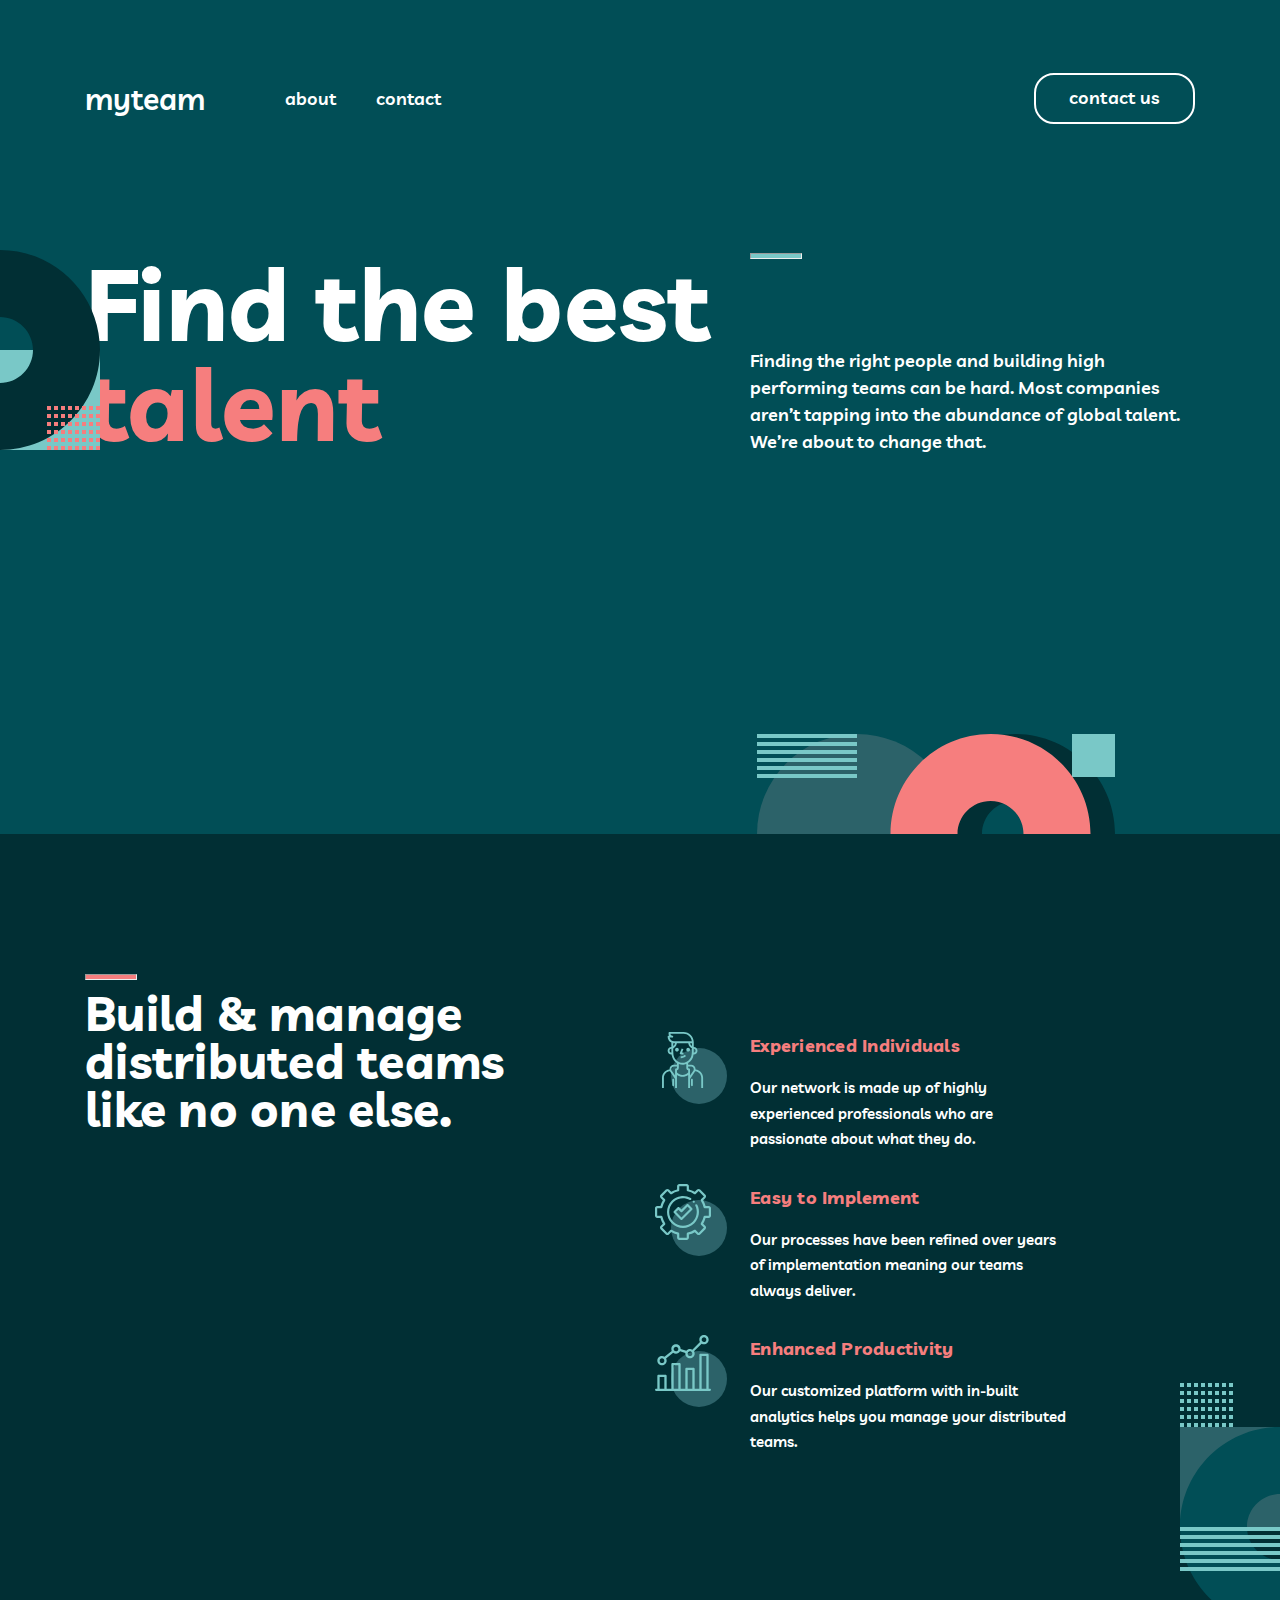
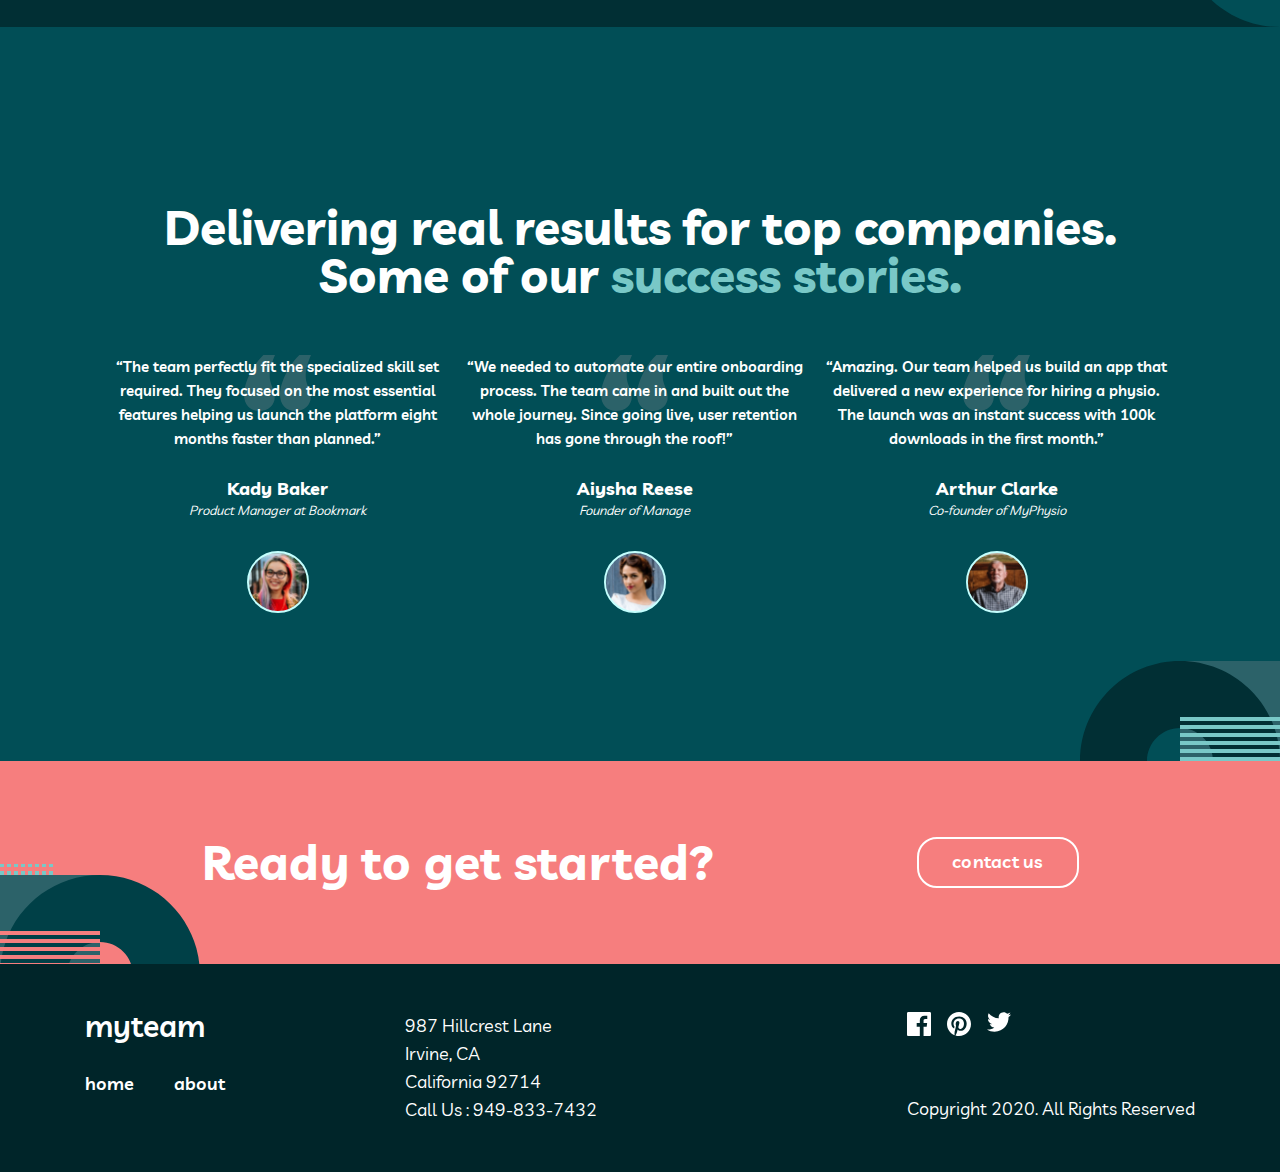
<file: index.html>
<!DOCTYPE html>
<html lang="en">
	<head>
		<meta charset="UTF-8" />
		<meta name="viewport" content="width=device-width, initial-scale=1.0" />
		<title>Myteam</title>
		<!-- css -->
		<link rel="stylesheet" href="css/normalize.css" />
		<link rel="stylesheet" href="css/style.css" />
	</head>
	<body>
		<div class="site-header__wrapper">
			<header class="site-header">
				<div class="site-header__container container">
					<a class="site-logo" href="/">myteam</a>
					<ul class="site-header__list">
						<li class="site-nav__header">
							<a class="site-nav__header-link site-logo" href="/">myteam</a>
							<button class="site-nav__header-btn">
								<img src="img/site-toggler-close.svg" alt="close" />
							</button>
						</li>
						<li class="site-header__item">
							<a class="site-header__link" href="about.html"> about </a>
						</li>
						<li class="site-header__item">
							<a class="site-header__link" href="contact.html"> contact </a>
						</li>
						<li class="site-nav__login">
							<button>LOGIN</button>
						</li>
					</ul>
					<button class="btn">contact us</button>
					<button class="mytem-icon">
						<img src="img/Group 2.svg" alt="mytem-icon" width="20" height="17" />
					</button>
				</div>

				<div class="find__container container">
					<div class="find__title">
						<h2 class="find__title-text">Find the best <span>talent</span></h2>
					</div>
					<div class="find__info">
						<hr class="find__info-hr" />
						<p class="find__info-text">
							Finding the right people and building high performing teams can be hard. Most companies aren’t tapping into the
							abundance of global talent. We’re about to change that.
						</p>
					</div>
				</div>
			</header>
			<div class="img-wrapper">
				<img src="img/Group-slindr 8.svg" alt="Group-slindr" width="200" height="200" />
			</div>
			<div class="img-wrapper2">
				<img src="img/Group 7.svg" alt="Group-svg" width="358" height="200" />
			</div>
		</div>

		<main class="main-content">
			<section class="build">
				<div class="main-container container">
					<div class="main__title">
						<hr class="main__title-hr" />
						<h2 class="main__title-text">Build & manage distributed teams like no one else.</h2>
					</div>

					<ul class="main__list">
						<li class="main__item">
							<img src="img/people.svg" alt="people" width="72" height="72" />
							<span class="main__item-info">
								<h3 class="main__item-title">Experienced Individuals</h3>
								<p class="main__item-text">
									Our network is made up of highly experienced professionals who are passionate about what they do.
								</p>
							</span>
						</li>

						<li class="main__item">
							<img src="img/seting.svg" alt="seting" width="72" height="72" />
							<span class="main__item-info">
								<h3 class="main__item-title">Easy to Implement</h3>
								<p class="main__item-text">
									Our processes have been refined over years of implementation meaning our teams always deliver.
								</p>
							</span>
						</li>

						<li class="main__item">
							<img src="img/icon-feature-productivity.svg" alt="icon-feature-productivity" width="72" height="72" />
							<span class="main__item-info">
								<h3 class="main__item-title">Enhanced Productivity</h3>
								<p class="main__item-text">
									Our customized platform with in-built analytics helps you manage your distributed teams.
								</p>
							</span>
						</li>
					</ul>
				</div>
				<div class="main-content__img">
					<img src="img/Group 8.svg" alt="Group8" width="200" height="244" />
				</div>
			</section>
			<!-- delivering -->
			<section class="delivering">
				<div class="delivering__container container">
					<h1 class="delivering__title">Delivering real results for top companies. Some of our <span>success stories.</span></h1>
					<ul class="delivering__list">
						<li class="delivering__item">
							<h3 class="delivering__item-info">
								“The team perfectly fit the specialized skill set required. They focused on the most essential features helping us
								launch the platform eight months faster than planned.”
							</h3>
							<h2 class="delivering__item-title">Kady Baker</h2>
							<p class="delivering__item-text">Product Manager at Bookmark</p>
							<img src="img/kady.svg" alt="aisha" width="62" height="62" />
						</li>

						<li class="delivering__item">
							<h3 class="delivering__item-info">
								“We needed to automate our entire onboarding process. The team came in and built out the whole journey. Since
								going live, user retention has gone through the roof!”
							</h3>
							<h2 class="delivering__item-title">Aiysha Reese</h2>
							<p class="delivering__item-text">Founder of Manage</p>
							<img src="img/aisha.svg" alt="aisha" width="62" height="62" />
						</li>

						<li class="delivering__item">
							<h3 class="delivering__item-info">
								“Amazing. Our team helped us build an app that delivered a new experience for hiring a physio. The launch was an
								instant success with 100k downloads in the first month.”
							</h3>
							<h2 class="delivering__item-title">Arthur Clarke</h2>
							<p class="delivering__item-text">Co-founder of MyPhysio</p>
							<img src="img/arthur.svg" alt="aisha" width="62" height="62" />
						</li>
					</ul>
					<div class="delivering__img">
						<img src="img/reviews-bg-right.svg" alt="reviews-bg-right" width="200" height="200" />
					</div>
				</div>
			</section>
		</main>

		<!-- site foter -->

		<footer class="site-footer">
			<div class="readiy">
				<div class="readiy__container container">
					<h2 class="readiy__title">Ready to get started?</h2>
					<button class="btn">contact us</button>
				</div>
				<div class="readiy__img">
					<img src="img/Group 9.svg" alt="Group9" width="200" height="200" />
				</div>
			</div>
			<div class="site-footer__footer">
				<div class="site-footer__container container">
					<div class="site-footer__info">
						<a class="site-logo site-footer__link" href="/">myteam</a>
						<ul class="site-header__list site-footer__nav">
							<li class="site-header__item site-footer__nav-item">
								<a class="site-header__link site-footer__item-link" href="/"> home </a>
							</li>
							<li class="site-header__item site-footer__nav-item">
								<a class="site-header__link site-footer__item-link" href="/"> about </a>
							</li>
						</ul>
					</div>
					<p class="site-footer__text">
						987 Hillcrest Lane <br />
						Irvine, CA <br />
						California 92714 <br />
						Call Us : 949-833-7432
					</p>
					<div class="site-footer__img">
						<ul class="site-foter__list">
							<li class="site-footer__item">
								<a href="/">
									<svg width="24" height="24" viewBox="0 0 24 24" fill="none" xmlns="http://www.w3.org/2000/svg">
										<path
											d="M22.675 0H1.325C0.593 0 0 0.593 0 1.325V22.676C0 23.407 0.593 24 1.325 24H12.82V14.706H9.692V11.084H12.82V8.413C12.82 5.313 14.713 3.625 17.479 3.625C18.804 3.625 19.942 3.724 20.274 3.768V7.008L18.356 7.009C16.852 7.009 16.561 7.724 16.561 8.772V11.085H20.148L19.681 14.707H16.561V24H22.677C23.407 24 24 23.407 24 22.675V1.325C24 0.593 23.407 0 22.675 0Z"
											fill="currentColor" />
									</svg>
								</a>
							</li>
							<li class="site-footer__item">
								<a href="/">
									<svg width="24" height="24" viewBox="0 0 24 24" fill="none" xmlns="http://www.w3.org/2000/svg">
										<path
											d="M12 0C5.373 0 0 5.372 0 12C0 17.084 3.163 21.426 7.627 23.174C7.522 22.225 7.427 20.769 7.669 19.733C7.887 18.796 9.076 13.768 9.076 13.768C9.076 13.768 8.717 13.049 8.717 11.986C8.717 10.318 9.684 9.072 10.888 9.072C11.911 9.072 12.406 9.841 12.406 10.762C12.406 11.791 11.751 13.33 11.412 14.757C11.129 15.951 12.011 16.926 13.189 16.926C15.322 16.926 16.961 14.677 16.961 11.431C16.961 8.558 14.897 6.549 11.949 6.549C8.535 6.549 6.531 9.11 6.531 11.756C6.531 12.787 6.928 13.894 7.424 14.494C7.522 14.613 7.536 14.718 7.507 14.839L7.174 16.199C7.121 16.419 7 16.466 6.772 16.36C5.273 15.662 4.336 13.471 4.336 11.711C4.336 7.926 7.086 4.449 12.265 4.449C16.428 4.449 19.663 7.416 19.663 11.38C19.663 15.516 17.056 18.844 13.436 18.844C12.22 18.844 11.077 18.213 10.686 17.466L9.938 20.319C9.667 21.362 8.936 22.669 8.446 23.465C9.57 23.812 10.763 24 12 24C18.627 24 24 18.627 24 12C24 5.372 18.627 0 12 0Z"
											fill="currentColor" />
									</svg>
								</a>
							</li>
							<li class="site-footer__item">
								<a href="/">
									<svg width="24" height="20" viewBox="0 0 24 20" fill="none" xmlns="http://www.w3.org/2000/svg">
										<path
											d="M24 2.55699C23.117 2.94899 22.168 3.21299 21.172 3.33199C22.189 2.72299 22.97 1.75799 23.337 0.607986C22.386 1.17199 21.332 1.58199 20.21 1.80299C19.313 0.845986 18.032 0.247986 16.616 0.247986C13.437 0.247986 11.101 3.21399 11.819 6.29299C7.728 6.08799 4.1 4.12799 1.671 1.14899C0.381 3.36199 1.002 6.25699 3.194 7.72299C2.388 7.69699 1.628 7.47599 0.965 7.10699C0.911 9.38799 2.546 11.522 4.914 11.997C4.221 12.185 3.462 12.229 2.69 12.081C3.316 14.037 5.134 15.46 7.29 15.5C5.22 17.123 2.612 17.848 0 17.54C2.179 18.937 4.768 19.752 7.548 19.752C16.69 19.752 21.855 12.031 21.543 5.10599C22.505 4.41099 23.34 3.54399 24 2.55699Z"
											fill="currentColor" />
									</svg>
								</a>
							</li>
						</ul>
						<p class="site-footer__text2">Copyright 2020. All Rights Reserved</p>
					</div>
				</div>
			</div>
		</footer>

		<!-- js -->
		<script src="js/main.js"></script>
	</body>
</html>
</file>
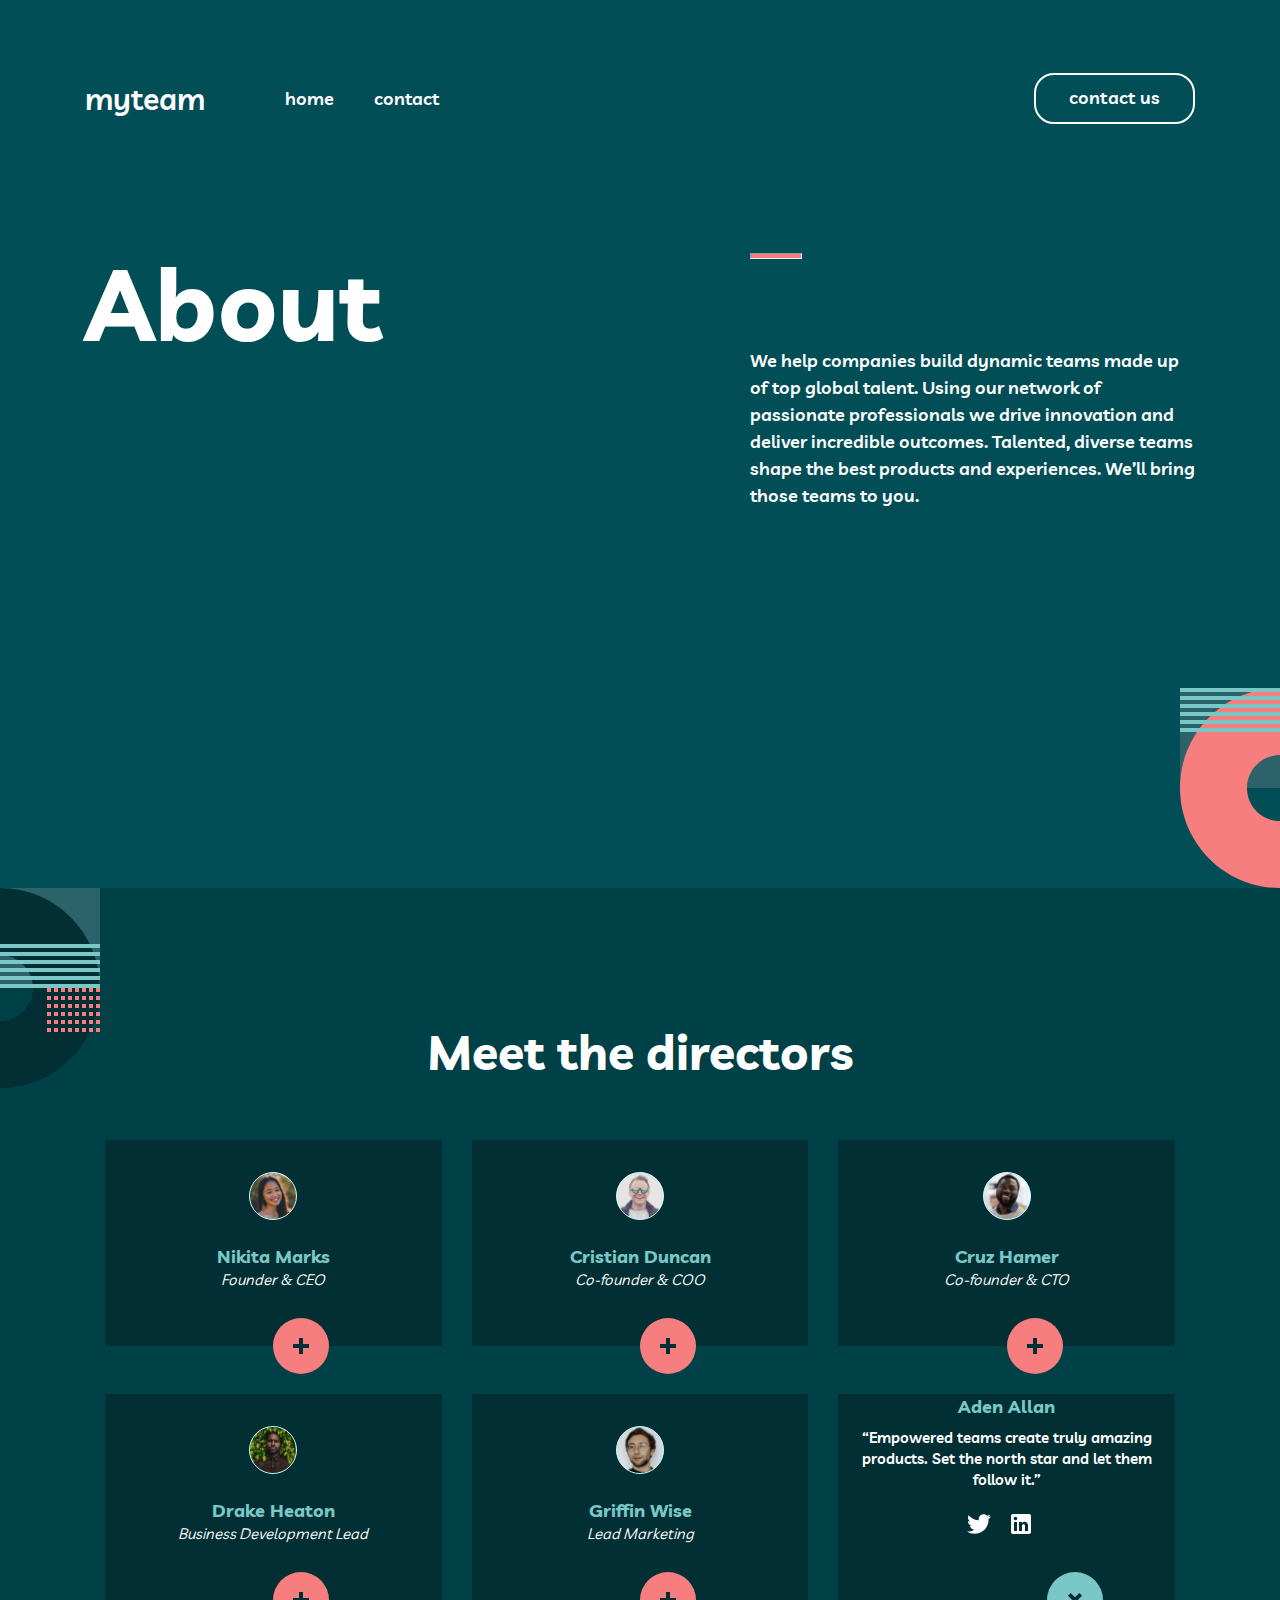
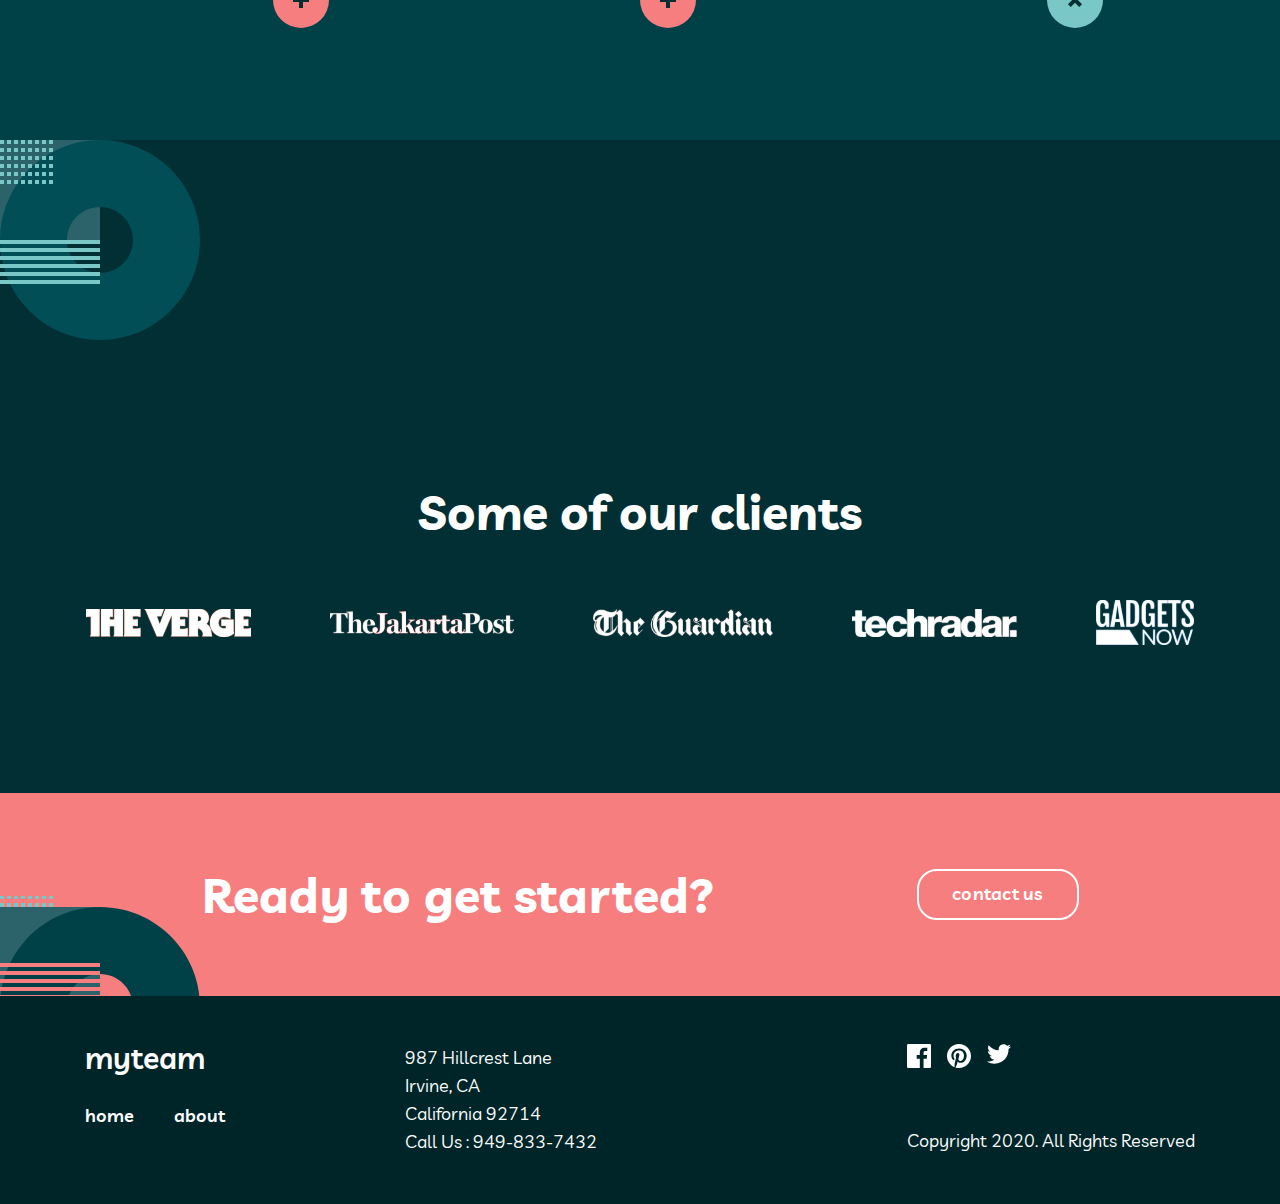
<file: about.html>
<!DOCTYPE html>
<html lang="en">
	<head>
		<meta charset="UTF-8" />
		<meta name="viewport" content="width=device-width, initial-scale=1.0" />
		<title>about</title>
		<!-- css -->
		<link rel="stylesheet" href="css/normalize.css" />
		<link rel="stylesheet" href="css/style.css" />
	</head>
	<body>
		<div class="site-header__wrapper">
			<header class="site-header">
				<div class="site-header__container container">
					<a class="site-logo" href="/">myteam</a>
					<ul class="site-header__list">
						<li class="site-nav__header">
							<a class="site-nav__header-link site-logo" href="/">myteam</a>
							<button class="site-nav__header-btn">
								<img src="img/site-toggler-close.svg" alt="close" />
							</button>
						</li>
						<li class="site-header__item">
							<a class="site-header__link" href="index.html"> home </a>
						</li>
						<li class="site-header__item">
							<a class="site-header__link" href="contact.html"> contact </a>
						</li>
						<li class="site-nav__login">
							<button>LOGIN</button>
						</li>
					</ul>
					<button class="btn">contact us</button>
					<button class="mytem-icon">
						<img src="img/Group 2.svg" alt="mytem-icon" width="20" height="17" />
					</button>
				</div>

				<div class="find__container container">
					<div class="find__title">
						<h2 class="find__title-text">About</h2>
					</div>
					<div class="find__info">
						<hr style="background-color: #f67e7e" class="find__info-hr" />
						<p class="find__info-text">
							We help companies build dynamic teams made up of top global talent. Using our network of passionate professionals we
							drive innovation and deliver incredible outcomes. Talented, diverse teams shape the best products and experiences.
							We’ll bring those teams to you.
						</p>
					</div>
				</div>
			</header>
			<div class="about__img">
				<img src="img/Group 10.svg" alt="Group10" width="200" height="200" />
			</div>
		</div>

		<main class="main-content">
			<section class="meet">
				<div class="meet__container container">
					<h2 class="meet__title">Meet the directors</h2>
					<ul class="meet__list">
						<li class="meet__item">
							<img class="meet__img1" src="img/nikita.svg" alt="nikita" width="96" height="96" />
							<h3 class="meet__item-title">Nikita Marks</h3>
							<p class="meet__item-text">Founder & CEO</p>
							<a class="meeet__img" href="/">
								<img src="img/Group 13.svg" alt="Group" width="56" height="56" />
							</a>
						</li>

						<li class="meet__item">
							<img class="meet__img1" src="img/cristian.svg" alt="cristian" width="96" height="96" />
							<h3 class="meet__item-title">Cristian Duncan</h3>
							<p class="meet__item-text">Co-founder & COO</p>
							<a class="meeet__img" href="/">
								<img src="img/Group 13.svg" alt="Group" width="56" height="56" />
							</a>
						</li>

						<li class="meet__item">
							<img class="meet__img1" src="img/cruz.svg" alt="cruz" width="96" height="96" />
							<h3 class="meet__item-title">Cruz Hamer</h3>
							<p class="meet__item-text">Co-founder & CTO</p>
							<a class="meeet__img" href="/">
								<img src="img/Group 13.svg" alt="Group" width="56" height="56" />
							</a>
						</li>
					</ul>

					<ul class="meet__list">
						<li class="meet__item">
							<img class="meet__img1" src="img/drake.svg" alt="drake" width="96" height="96" />
							<h3 class="meet__item-title">Drake Heaton</h3>
							<p class="meet__item-text">Business Development Lead</p>
							<a class="meeet__img" href="/">
								<img src="img/Group 13.svg" alt="Group" width="56" height="56" />
							</a>
						</li>

						<li class="meet__item">
							<img class="meet__img1" src="img/griffin.svg" alt="griffin" width="96" height="96" />
							<h3 class="meet__item-title">Griffin Wise</h3>
							<p class="meet__item-text">Lead Marketing</p>
							<a class="meeet__img" href="/">
								<img src="img/Group 13.svg" alt="Group" width="56" height="56" />
							</a>
						</li>

						<li class="meet__item">
							<h3 class="meet__item-title1">Aden Allan</h3>
							<p class="meet__item-text1">
								“Empowered teams create truly amazing products. Set the north star and let them follow it.”
							</p>
							<a class="meet__link" href="/">
								<svg width="24" height="20" viewBox="0 0 24 20" fill="none" xmlns="http://www.w3.org/2000/svg">
									<path
										d="M24 2.55699C23.117 2.94899 22.168 3.21299 21.172 3.33199C22.189 2.72299 22.97 1.75799 23.337 0.607986C22.386 1.17199 21.332 1.58199 20.21 1.80299C19.313 0.845986 18.032 0.247986 16.616 0.247986C13.437 0.247986 11.101 3.21399 11.819 6.29299C7.728 6.08799 4.1 4.12799 1.671 1.14899C0.381 3.36199 1.002 6.25699 3.194 7.72299C2.388 7.69699 1.628 7.47599 0.965 7.10699C0.911 9.38799 2.546 11.522 4.914 11.997C4.221 12.185 3.462 12.229 2.69 12.081C3.316 14.037 5.134 15.46 7.29 15.5C5.22 17.123 2.612 17.848 0 17.54C2.179 18.937 4.768 19.752 7.548 19.752C16.69 19.752 21.855 12.031 21.543 5.10599C22.505 4.41099 23.34 3.54399 24 2.55699Z"
										fill="currentColor" />
								</svg>
							</a>
							<a class="meet__link" href="/">
								<svg width="20" height="20" viewBox="0 0 20 20" fill="none" xmlns="http://www.w3.org/2000/svg">
									<path
										fill-rule="evenodd"
										clip-rule="evenodd"
										d="M2 0H18C19.1 0 20 0.9 20 2V18C20 19.1 19.1 20 18 20H2C0.9 20 0 19.1 0 18V2C0 0.9 0.9 0 2 0ZM6 17V8H3V17H6ZM4.5 6.3C3.5 6.3 2.7 5.5 2.7 4.5C2.7 3.5 3.5 2.7 4.5 2.7C5.5 2.7 6.3 3.5 6.3 4.5C6.3 5.5 5.5 6.3 4.5 6.3ZM14 17H17V11.3C17 9.4 15.4 7.8 13.5 7.8C12.6 7.8 11.5 8.4 11 9.2V8H8V17H11V11.7C11 10.9 11.7 10.2 12.5 10.2C13.3 10.2 14 10.9 14 11.7V17Z"
										fill="currentColor" />
								</svg>
							</a>
							<a class="meeet__img meet__href" href="/">
								<img src="img/Group 14.svg" alt="Group" width="56" height="56" />
							</a>
						</li>
					</ul>
				</div>
				<div class="meet-img">
					<img src="img/Group 15.svg" alt="Group" width="200" height="200" />
				</div>
			</section>
			<section class="some">
				<div class="some-img">
					<img src="img/clients-circle.svg" alt="clients-circle" width="200" height="200" />
				</div>
				<div class="container">
					<h2 class="some__title">Some of our clients</h2>
					<ul class="some__list">
						<li class="some__item">
							<img src="img/the-verge.svg" alt="the-verge" />
						</li>
						<li class="some__item">
							<img src="img/the-jakarta-post.svg" alt="the-jakarta-post" />
						</li>
						<li class="some__item">
							<img src="img/the-guardian.svg" alt="the-guardian" />
						</li>
						<li class="some__item">
							<img src="img/techradar.svg" alt="techradar" />
						</li>
						<li class="some__item">
							<img src="img/gadgets-now.svg" alt="gadgets-now" />
						</li>
					</ul>
				</div>
			</section>
		</main>

		<!-- site-footer -->
		<footer class="site-footer">
			<div class="readiy">
				<div class="readiy__container container">
					<h2 class="readiy__title">Ready to get started?</h2>
					<button class="btn">contact us</button>
				</div>
				<div class="readiy__img">
					<img src="img/Group 9.svg" alt="Group9" width="200" height="200" />
				</div>
			</div>
			<div class="site-footer__footer">
				<div class="site-footer__container container">
					<div class="site-footer__info">
						<a class="site-logo site-footer__link" href="/">myteam</a>
						<ul class="site-header__list site-footer__nav">
							<li class="site-header__item site-footer__nav-item">
								<a class="site-header__link site-footer__item-link" href="/"> home </a>
							</li>
							<li class="site-header__item site-footer__nav-item">
								<a class="site-header__link site-footer__item-link" href="/"> about </a>
							</li>
						</ul>
					</div>
					<p class="site-footer__text">
						987 Hillcrest Lane <br />
						Irvine, CA <br />
						California 92714 <br />
						Call Us : 949-833-7432
					</p>
					<div class="site-footer__img">
						<ul class="site-foter__list">
							<li class="site-footer__item">
								<a href="/">
									<svg width="24" height="24" viewBox="0 0 24 24" fill="none" xmlns="http://www.w3.org/2000/svg">
										<path
											d="M22.675 0H1.325C0.593 0 0 0.593 0 1.325V22.676C0 23.407 0.593 24 1.325 24H12.82V14.706H9.692V11.084H12.82V8.413C12.82 5.313 14.713 3.625 17.479 3.625C18.804 3.625 19.942 3.724 20.274 3.768V7.008L18.356 7.009C16.852 7.009 16.561 7.724 16.561 8.772V11.085H20.148L19.681 14.707H16.561V24H22.677C23.407 24 24 23.407 24 22.675V1.325C24 0.593 23.407 0 22.675 0Z"
											fill="currentColor" />
									</svg>
								</a>
							</li>
							<li class="site-footer__item">
								<a href="/">
									<svg width="24" height="24" viewBox="0 0 24 24" fill="none" xmlns="http://www.w3.org/2000/svg">
										<path
											d="M12 0C5.373 0 0 5.372 0 12C0 17.084 3.163 21.426 7.627 23.174C7.522 22.225 7.427 20.769 7.669 19.733C7.887 18.796 9.076 13.768 9.076 13.768C9.076 13.768 8.717 13.049 8.717 11.986C8.717 10.318 9.684 9.072 10.888 9.072C11.911 9.072 12.406 9.841 12.406 10.762C12.406 11.791 11.751 13.33 11.412 14.757C11.129 15.951 12.011 16.926 13.189 16.926C15.322 16.926 16.961 14.677 16.961 11.431C16.961 8.558 14.897 6.549 11.949 6.549C8.535 6.549 6.531 9.11 6.531 11.756C6.531 12.787 6.928 13.894 7.424 14.494C7.522 14.613 7.536 14.718 7.507 14.839L7.174 16.199C7.121 16.419 7 16.466 6.772 16.36C5.273 15.662 4.336 13.471 4.336 11.711C4.336 7.926 7.086 4.449 12.265 4.449C16.428 4.449 19.663 7.416 19.663 11.38C19.663 15.516 17.056 18.844 13.436 18.844C12.22 18.844 11.077 18.213 10.686 17.466L9.938 20.319C9.667 21.362 8.936 22.669 8.446 23.465C9.57 23.812 10.763 24 12 24C18.627 24 24 18.627 24 12C24 5.372 18.627 0 12 0Z"
											fill="currentColor" />
									</svg>
								</a>
							</li>
							<li class="site-footer__item">
								<a href="/">
									<svg width="24" height="20" viewBox="0 0 24 20" fill="none" xmlns="http://www.w3.org/2000/svg">
										<path
											d="M24 2.55699C23.117 2.94899 22.168 3.21299 21.172 3.33199C22.189 2.72299 22.97 1.75799 23.337 0.607986C22.386 1.17199 21.332 1.58199 20.21 1.80299C19.313 0.845986 18.032 0.247986 16.616 0.247986C13.437 0.247986 11.101 3.21399 11.819 6.29299C7.728 6.08799 4.1 4.12799 1.671 1.14899C0.381 3.36199 1.002 6.25699 3.194 7.72299C2.388 7.69699 1.628 7.47599 0.965 7.10699C0.911 9.38799 2.546 11.522 4.914 11.997C4.221 12.185 3.462 12.229 2.69 12.081C3.316 14.037 5.134 15.46 7.29 15.5C5.22 17.123 2.612 17.848 0 17.54C2.179 18.937 4.768 19.752 7.548 19.752C16.69 19.752 21.855 12.031 21.543 5.10599C22.505 4.41099 23.34 3.54399 24 2.55699Z"
											fill="currentColor" />
									</svg>
								</a>
							</li>
						</ul>
						<p class="site-footer__text2">Copyright 2020. All Rights Reserved</p>
					</div>
				</div>
			</div>
		</footer>

		<!-- js -->
		<script src="js/main.js"></script>
	</body>
</html>
</file>
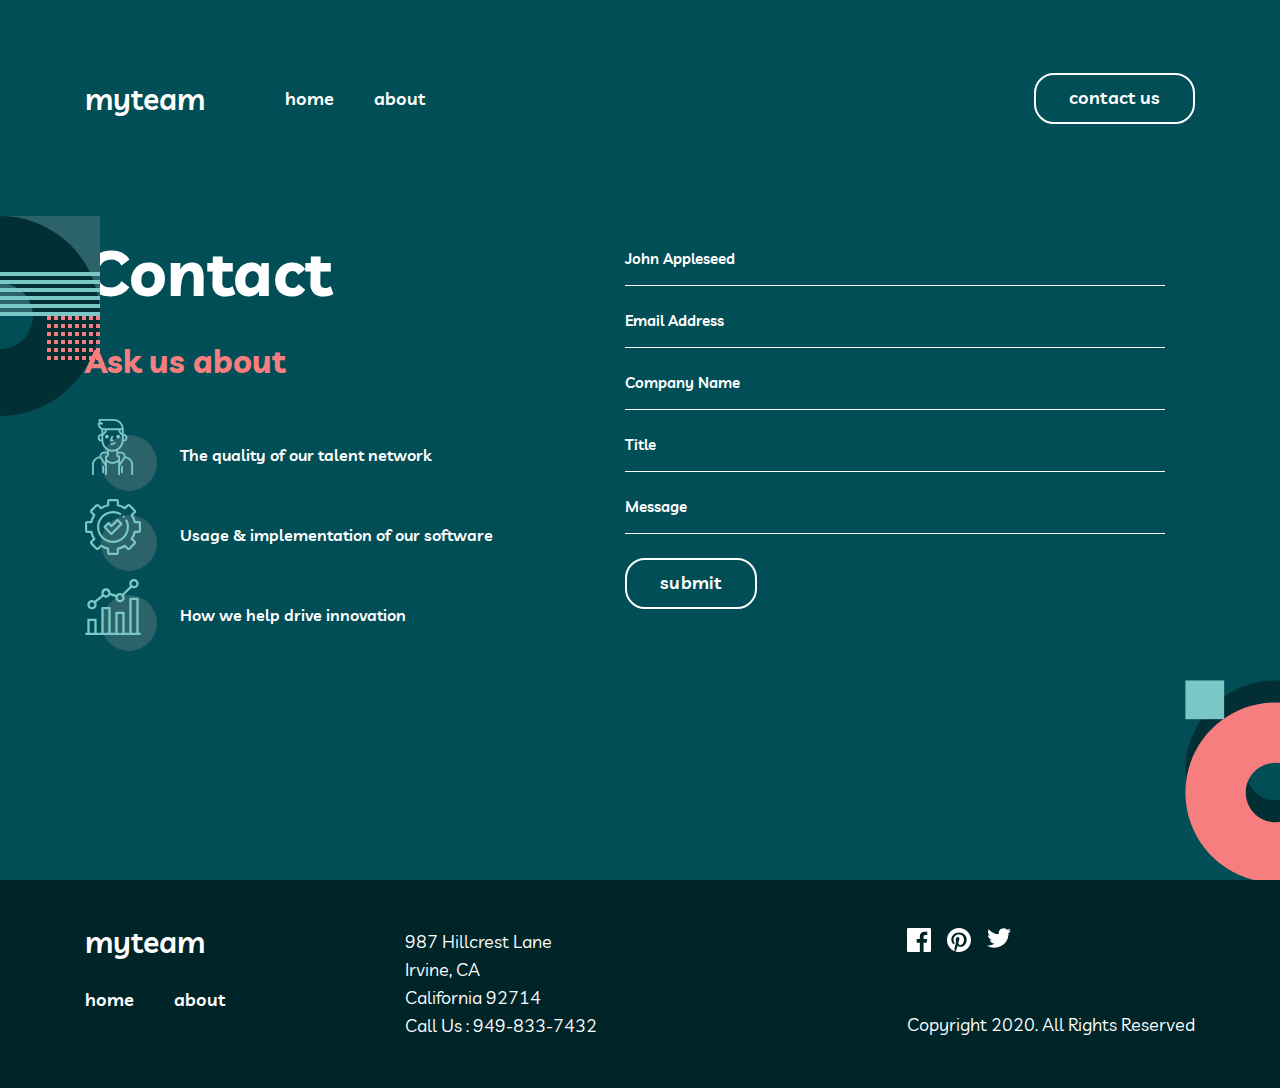
<file: contact.html>
<!DOCTYPE html>
<html lang="en">
	<head>
		<meta charset="UTF-8" />
		<meta name="viewport" content="width=device-width, initial-scale=1.0" />
		<title>contact</title>
		<!-- css -->
		<link rel="stylesheet" href="css/normalize.css" />
		<link rel="stylesheet" href="css/style.css" />
	</head>
	<body>
		<div class="site-header__wrapper">
			<header class="site-header">
				<div class="site-header__container container">
					<a class="site-logo" href="/">myteam</a>
					<ul class="site-header__list">
						<li class="site-nav__header">
							<a class="site-nav__header-link site-logo" href="/">myteam</a>
							<button class="site-nav__header-btn">
								<img src="img/site-toggler-close.svg" alt="close" />
							</button>
						</li>
						<li class="site-header__item">
							<a class="site-header__link" href="index.html"> home </a>
						</li>
						<li class="site-header__item">
							<a class="site-header__link" href="about.html"> about </a>
						</li>
						<li class="site-nav__login">
							<button>LOGIN</button>
						</li>
					</ul>
					<button class="btn">contact us</button>
					<button class="mytem-icon">
						<img src="img/Group 2.svg" alt="mytem-icon" width="20" height="17" />
					</button>
				</div>

				<div class="contact__container container">
					<div class="contact__info">
						<h2 class="contact__info-title">Contact</h2>
						<ul class="contact__info-list">
							<h3 class="contact__info-title2">Ask us about</h3>
							<li class="contact__info-item">
								<img src="img/people.svg" alt="people" width="72" height="72" />
								<p class="contact__info-text">The quality of our talent network</p>
							</li>
							<li class="contact__info-item">
								<img src="img/seting.svg" alt="seting" width="72" height="72" />
								<p class="contact__info-text">Usage & implementation of our software</p>
							</li>
							<li class="contact__info-item">
								<img src="img/icon-feature-productivity.svg" alt="icon-feature-productivity" width="72" height="72" />
								<p class="contact__info-text">How we help drive innovation</p>
							</li>
						</ul>
					</div>

					<div class="contact__wrapper">
						<ul class="contact__list">
							<li class="contact__item">John Appleseed</li>
							<li class="contact__item">Email Address</li>
							<li class="contact__item">Company Name</li>
							<li class="contact__item">Title</li>
							<li class="contact__item">Message</li>
						</ul>
						<button class="btn">submit</button>
					</div>
				</div>
				<div class="contact-img">
					<img src="img/Group 16.svg" alt="Group" width="200" height="200" />
				</div>
				<div class="contact__img">
					<img src="img/Group 17.svg" alt="Group" width="200" height="200" />
				</div>
			</header>
		</div>

		<!-- site-footer -->
		<footer class="site-footer">
			<div class="site-footer__footer">
				<div class="site-footer__container container">
					<div class="site-footer__info">
						<a class="site-logo site-footer__link" href="/">myteam</a>
						<ul class="site-header__list site-footer__nav">
							<li class="site-header__item site-footer__nav-item">
								<a class="site-header__link site-footer__item-link" href="/"> home </a>
							</li>
							<li class="site-header__item site-footer__nav-item">
								<a class="site-header__link site-footer__item-link" href="/"> about </a>
							</li>
						</ul>
					</div>
					<p class="site-footer__text">
						987 Hillcrest Lane <br />
						Irvine, CA <br />
						California 92714 <br />
						Call Us : 949-833-7432
					</p>
					<div class="site-footer__img">
						<ul class="site-foter__list">
							<li class="site-footer__item">
								<a href="/">
									<svg width="24" height="24" viewBox="0 0 24 24" fill="none" xmlns="http://www.w3.org/2000/svg">
										<path
											d="M22.675 0H1.325C0.593 0 0 0.593 0 1.325V22.676C0 23.407 0.593 24 1.325 24H12.82V14.706H9.692V11.084H12.82V8.413C12.82 5.313 14.713 3.625 17.479 3.625C18.804 3.625 19.942 3.724 20.274 3.768V7.008L18.356 7.009C16.852 7.009 16.561 7.724 16.561 8.772V11.085H20.148L19.681 14.707H16.561V24H22.677C23.407 24 24 23.407 24 22.675V1.325C24 0.593 23.407 0 22.675 0Z"
											fill="currentColor" />
									</svg>
								</a>
							</li>
							<li class="site-footer__item">
								<a href="/">
									<svg width="24" height="24" viewBox="0 0 24 24" fill="none" xmlns="http://www.w3.org/2000/svg">
										<path
											d="M12 0C5.373 0 0 5.372 0 12C0 17.084 3.163 21.426 7.627 23.174C7.522 22.225 7.427 20.769 7.669 19.733C7.887 18.796 9.076 13.768 9.076 13.768C9.076 13.768 8.717 13.049 8.717 11.986C8.717 10.318 9.684 9.072 10.888 9.072C11.911 9.072 12.406 9.841 12.406 10.762C12.406 11.791 11.751 13.33 11.412 14.757C11.129 15.951 12.011 16.926 13.189 16.926C15.322 16.926 16.961 14.677 16.961 11.431C16.961 8.558 14.897 6.549 11.949 6.549C8.535 6.549 6.531 9.11 6.531 11.756C6.531 12.787 6.928 13.894 7.424 14.494C7.522 14.613 7.536 14.718 7.507 14.839L7.174 16.199C7.121 16.419 7 16.466 6.772 16.36C5.273 15.662 4.336 13.471 4.336 11.711C4.336 7.926 7.086 4.449 12.265 4.449C16.428 4.449 19.663 7.416 19.663 11.38C19.663 15.516 17.056 18.844 13.436 18.844C12.22 18.844 11.077 18.213 10.686 17.466L9.938 20.319C9.667 21.362 8.936 22.669 8.446 23.465C9.57 23.812 10.763 24 12 24C18.627 24 24 18.627 24 12C24 5.372 18.627 0 12 0Z"
											fill="currentColor" />
									</svg>
								</a>
							</li>
							<li class="site-footer__item">
								<a href="/">
									<svg width="24" height="20" viewBox="0 0 24 20" fill="none" xmlns="http://www.w3.org/2000/svg">
										<path
											d="M24 2.55699C23.117 2.94899 22.168 3.21299 21.172 3.33199C22.189 2.72299 22.97 1.75799 23.337 0.607986C22.386 1.17199 21.332 1.58199 20.21 1.80299C19.313 0.845986 18.032 0.247986 16.616 0.247986C13.437 0.247986 11.101 3.21399 11.819 6.29299C7.728 6.08799 4.1 4.12799 1.671 1.14899C0.381 3.36199 1.002 6.25699 3.194 7.72299C2.388 7.69699 1.628 7.47599 0.965 7.10699C0.911 9.38799 2.546 11.522 4.914 11.997C4.221 12.185 3.462 12.229 2.69 12.081C3.316 14.037 5.134 15.46 7.29 15.5C5.22 17.123 2.612 17.848 0 17.54C2.179 18.937 4.768 19.752 7.548 19.752C16.69 19.752 21.855 12.031 21.543 5.10599C22.505 4.41099 23.34 3.54399 24 2.55699Z"
											fill="currentColor" />
									</svg>
								</a>
							</li>
						</ul>
						<p class="site-footer__text2">Copyright 2020. All Rights Reserved</p>
					</div>
				</div>
			</div>
		</footer>
		<!-- js -->
		<script src="js/main.js"></script>
	</body>
</html>
</file>
<file: css/style.css>
:root {
	--white-color: #fff;
	--light-color: #f67e7e;
	--green-color: #014e56;
	--blue-color: #79c8c7;
	--police-blue: #2c6269;
	--deep-grean: #004047;
	--state-green: #012f34;
	--dark-green: #002529;
}

@font-face {
	font-family: 'Livvic';
	src: url('../fonts/Livvic-Bold.woff2') format('woff2'), url('../fonts/Livvic-Bold.woff') format('woff');
	font-weight: bold;
	font-style: normal;
	font-display: swap;
}

@font-face {
	font-family: 'Livvic';
	src: url('../fonts/Livvic-SemiBold.woff2') format('woff2'), url('../fonts/Livvic-SemiBold.woff') format('woff');
	font-weight: 600;
	font-style: normal;
	font-display: swap;
}

@font-face {
	font-family: 'Livvic';
	src: url('../fonts/Livvic-Regular.woff2') format('woff2'), url('../fonts/Livvic-Regular.woff') format('woff');
	font-weight: normal;
	font-style: normal;
	font-display: swap;
}

html {
	height: 100vh;
	box-sizing: border-box;
	scroll-behavior: smooth;
	font-size: 62.5%;
}

*::after,
*::before,
* {
	box-sizing: inherit;
}

*:focus {
	outline: 2px dashed var(--btn-color);
	outline-offset: 3px;
}

body {
	font-family: 'Livvic', sans-serif;
	font-weight: 400;
	line-height: 2.8rem;
	font-size: 1.8rem;
	color: var(--white-color);
	display: flex;
	flex-direction: column;
	height: 100%;
}
.container {
	max-width: 1150px;
	width: 100%;
	padding-left: 2rem;
	padding-right: 2rem;
	margin-left: auto;
	margin-right: auto;
}

ul,
ol {
	list-style: none;
	padding: 0;
	margin: 0;
}

a {
	text-decoration: none;
	color: var(--text-color);
	font-weight: 400;
}

h1,
h2,
h3,
h4,
h5,
h6,
p {
	margin-top: 0;
	margin-bottom: 0;
}

.site-header__wrapper {
	position: relative;
}

.site-header {
	position: relative;
	background-color: var(--green-color);
	padding-top: 7.3rem;
	padding-bottom: 12.9rem;
}
.site-header__container {
	display: flex;
	align-items: center;
}

.site-logo {
	font-weight: 600;
	margin-right: 8rem;
	font-size: 3rem;
	color: var(--white-color);
}
.site-header__list {
	display: flex;
	align-items: center;
	margin-right: auto;
}
.site-header__item:not(:last-child) {
	margin-right: 4rem;
}
.site-header__link {
	font-weight: 600;
	font-size: 1.8rem;
	line-height: 1.5;
	color: var(--white-color);
}

.site-header__link:hover {
	cursor: pointer;
	color: var(--light-color);
}
.btn {
	color: var(--white-color);
	font-weight: 600;
	font-size: 1.8rem;
	line-height: 1.5;
	letter-spacing: 0.025rem;
	cursor: pointer;
	padding: 9px 33px 11px;
	border: 2px solid var(--white-color);
	border-radius: 2rem;
	background-color: transparent;
	transition: all 0.4s ease;
}

.btn:hover {
	border: 2px solid var(--dark-green);
	background-color: var(--white-color);
	color: var(--dark-green);
}

.btn:active {
	opacity: 0.6;
}

.img-wrapper img {
	position: absolute;
	left: -100px;
	top: 25rem;
}

.img-wrapper2 img {
	position: absolute;
	bottom: -100px;
	right: 16.5rem;
}

.mytem-icon {
	border: none;
	background-color: transparent;
	cursor: pointer;
	display: none;
}

.site-nav__header-btn {
	display: none;
}

.site-nav__login {
	display: none;
}

.site-nav__header-link {
	display: none;
}

/* find */

.find__container {
	display: flex;
	padding-top: 12.9rem;
	padding-bottom: 25rem;
}

.find__title {
	max-width: 635px;
	width: 100%;
	margin-right: 3rem;
}

.find__title-text {
	font-weight: 700;
	font-size: 10rem;
	line-height: 1;
	letter-spacing: 0.025rem;
}

.find__title-text span {
	color: var(--light-color);
}

.find__info {
	max-width: 445px;
	width: 100%;
}
.find__info-hr {
	margin-top: 0;
	margin-left: 0;
	width: 50px;
	height: 4px;
	background-color: var(--blue-color);
}
.find__info-text {
	padding-top: 7.9rem;
	font-weight: 600;
	font-size: 1.8rem;
	line-height: 1.5;
}

.about__img img {
	position: absolute;
	right: -100px;
	bottom: 0px;
}
/* main start */

.main-content {
	flex-grow: 1;
}

.build {
	position: relative;
	background-color: var(--state-green);
}
.main-container {
	padding-top: 14rem;
	padding-bottom: 14rem;
	display: flex;
}

.main__title {
	max-width: 445px;
	width: 100%;
}
.main__title-hr {
	margin-top: 0;
	margin-left: 0;
	width: 50px;
	height: 4px;
	background-color: var(--light-color);
}
.main__title-text {
	font-weight: 700;
	font-size: 4.8rem;
	line-height: 1;
	letter-spacing: 0.025rem;
}

.main__list {
	max-width: 540px;
	width: 100%;
	padding-top: 5.8rem;
	padding-left: 12.5rem;
}
.main__item {
	display: flex;
}

.main__item-info {
	margin-left: 2.3rem;
	margin-bottom: 3.2rem;
}

.main__item-title {
	font-weight: 700;
	font-size: 1.8rem;
	line-height: 1.5;
	letter-spacing: 0.025rem;
	color: var(--light-color);
	margin-bottom: 1.6rem;
}
.main__item-text {
	font-weight: 600;
	font-size: 1.5rem;
	line-height: 1.7;
}

.main-content__img img {
	position: absolute;
	right: -100px;
	bottom: 0rem;
}

/* delivering */

.delivering {
	position: relative;
	background-color: var(--green-color);
}
.delivering__container {
	padding-top: 14rem;
	padding-bottom: 14rem;
	max-width: 1110px;
	width: 100%;
}

.delivering__title {
	margin-top: 3.6rem;
	font-weight: 700;
	font-size: 4.8rem;
	line-height: 1;
	text-align: center;
	margin-bottom: 5.6rem;
}

.delivering__title span {
	color: var(--blue-color);
}

.delivering__list {
	display: flex;
}
.delivering__item {
	background-image: url(../img/icon-quotes.svg);
	background-repeat: no-repeat;
	background-position: center top;
	text-align: center;
}

.delivering__item:not(:last-child) {
	margin-right: 1rem;
}
.delivering__item-info {
	font-weight: 600;
	font-size: 1.5rem;
	line-height: 1.6;
	margin-bottom: 2.4rem;
}
.delivering__item-title {
	font-weight: 700;
	font-size: 1.8rem;
	line-height: 1.6;
}
.delivering__item-text {
	font-weight: 500;
	font-style: italic;
	font-size: 1.3rem;
	line-height: 1.2;
	margin-bottom: 3.2rem;
}

.delivering__img img {
	position: absolute;
	right: 0;
	bottom: -50px;
}
/* site-footer */
.site-footer {
}

/* readiy */
.readiy {
	position: relative;
	background-color: var(--light-color);
}
.readiy__container {
	display: flex;
	max-width: 917px;
	width: 100%;
	padding-top: 7.6rem;
	padding-bottom: 7.6rem;
	align-items: center;
	justify-content: center;
}

.readiy__title {
	font-weight: 700;
	font-size: 4.8rem;
	line-height: 1;
	letter-spacing: 0.025rem;
	margin-right: auto;
}

.readiy__img img {
	position: absolute;
	bottom: -100px;
	left: 0px;
}

/* footer */
.site-footer__footer {
	position: relative;
	background-color: var(--dark-green);
}
.site-footer__container {
	padding-top: 4.8rem;
	padding-bottom: 4.8rem;
	display: flex;
}

.site-footer__info {
	flex-direction: column;
	margin-right: 12rem;
}

.site-footer__link {
}

.site-footer__nav {
	margin-top: 2.5rem;
}

.site-footer__nav-item {
}

.site-footer__item-link {
	left: 0rem;
}
.site-footer__text {
	margin-right: auto;
}
.site-footer__img {
}
.site-foter__list {
	display: flex;
	margin-bottom: 5.1rem;
}

.site-footer__item {
	margin-right: 0rem;
}

.site-footer__item:not(:last-child) {
	margin-right: 1.6rem;
}
.site-footer__text2 {
}

/* meet */
.meet {
	position: relative;
	background-color: var(--deep-grean);
}
.meet__container {
	max-width: 1110px;
	width: 100%;
	padding-top: 14rem;
	padding-bottom: 14rem;
}

.meet__title {
	text-align: center;
	font-weight: 700;
	font-size: 4.8rem;
	line-height: 1;
	margin-bottom: 6.4rem;
}
.meet__list {
	flex: inherit;
	display: flex;
}
.meet__list:not(:last-child) {
	margin-bottom: 4.8rem;
}
.meet__item {
	align-items: center;
	text-align: center;
	background-color: var(--state-green);
	max-width: 350px;
	width: 100%;
	position: relative;
}

.meet__img1 {
	padding-top: 3.2rem;
	padding-bottom: 1.6rem;
}

.meet__item:not(:last-child) {
	margin-right: 3rem;
}
.meet__item-title {
	font-weight: 700;
	font-size: 1.8rem;
	line-height: 1.4;
	color: var(--blue-color);
}

.meet__item-title1 {
	color: var(--blue-color);
	font-weight: 700;
	font-size: 1.8rem;
	line-height: 1.4;
	margin-bottom: 0.8rem;
}

.meet__item-text {
	font-weight: 500;
	font-style: italic;
	font-size: 1.5rem;
	line-height: 1.4;
	margin-bottom: 5.6rem;
}

.meet__item-text1 {
	font-weight: 600;
	font-size: 1.5rem;
	line-height: 1.4;
	margin-bottom: 2.4rem;
}
.meeet__img img {
	align-items: center;
	text-align: center;
	position: absolute;
	bottom: -28px;
	right: auto;
	left: auto;
}
.meet-img img {
	position: absolute;
	left: -100px;
	top: 0px;
}

.meet__link:not(:last-child) {
	margin-right: 1.6rem;
}

/* some */

.some {
	background-color: var(--state-green);
}

.some__title {
	padding-top: 14rem;
	font-weight: 700;
	font-size: 4.8rem;
	line-height: 1;
	text-align: center;
	padding-bottom: 6.4rem;
}
.some__list {
	display: flex;
	justify-content: center;
	text-align: center;
	align-items: center;
	padding-bottom: 14rem;
}
.some__item:not(:last-child) {
	margin-right: 7.9rem;
}

.some-img img {
	top: 0px;
	left: 0px;
}

/* contact */
.contact__container {
	display: flex;
	padding-top: 10rem;
	padding-bottom: 10rem;
}

.contact__info {
	max-width: 540px;
	width: 100%;
	flex-direction: column;
}
.contact__info-title {
	font-weight: 700;
	font-size: 6.4rem;
	line-height: 1.5;
	margin-bottom: 1.6rem;
}
.contact__info-list {
	flex-direction: column;
}
.contact__info-title2 {
	color: var(--light-color);
	font-weight: 700;
	font-size: 3.2rem;
	line-height: 1.6;
	padding-bottom: 3.2rem;
}
.contact__info-item {
	display: flex;
	align-items: center;
}

.contact__info-item:not(:last-child) {
	padding-bottom: 0.8rem;
}
.contact__info-text {
	font-weight: 600;
	font-size: 1.6rem;
	line-height: 1.5;
	margin-left: 2.3rem;
}
.contact__wrapper {
	max-width: 540px;
	width: 100%;
}
.contact__list {
	padding-bottom: 2.4rem;
}
.contact__item {
	font-weight: 600;
	font-size: 1.5rem;
	line-height: 1.4;
	padding-top: 2.4rem;
	padding-bottom: 1.6rem;
	border-bottom: 1px solid var(--white-color);
}

.contact-img img {
	position: absolute;
	left: -50px;
	top: 21.6rem;
}

.contact__img img {
	position: absolute;
	right: -50px;
	bottom: 0px;
}

/* media */

@media screen and (max-width: 992px) {
	.site-header {
		padding-top: 7rem;
		padding-bottom: 12rem;
	}

	.site-logo {
		margin-right: 7rem;
	}
	.site-header__list {
		margin-right: auto;
	}
	.site-header__item:not(:last-child) {
		margin-right: 4rem;
	}

	/* find */

	.find__container {
		padding-top: 12rem;
		padding-bottom: 24rem;
	}

	.find__title {
		margin-right: 2rem;
	}

	.find__title-text {
		font-size: 8rem;
		line-height: 0.8;
	}

	.find__info-hr {
		display: none;
	}

	.find__info-text {
		padding-top: 7.9rem;
		font-weight: 600;
		font-size: 1.6rem;
		line-height: 1.5;
	}

	.img-wrapper img {
		width: 170px;
	}

	/* main */

	.main-container {
		padding-top: 13rem;
		padding-bottom: 13rem;
	}

	.main__title-text {
		font-size: 4.6rem;
	}

	.main__list {
		padding-top: 5.6rem;
		padding-left: 12rem;
	}

	.main__item-info {
		margin-left: 2rem;
		margin-bottom: 3rem;
	}

	.main__item-title {
		font-size: 1.6rem;
		margin-bottom: 1.4rem;
	}
	.main__item-text {
		font-size: 1.4rem;
	}

	/* delivering */

	.delivering__container {
		padding-top: 13rem;
		padding-bottom: 13rem;
	}

	.delivering__title {
		margin-top: 3.6rem;
		font-size: 4.6rem;
		margin-bottom: 5.6rem;
	}

	.delivering__item-info {
		font-weight: 600;
		font-size: 1.5rem;
		line-height: 1.6;
		margin-bottom: 2.4rem;
	}
	.delivering__item-title {
		font-weight: 700;
		font-size: 1.8rem;
		line-height: 1.6;
	}
	.delivering__item-text {
		font-weight: 500;
		font-style: italic;
		font-size: 1.3rem;
		line-height: 1.2;
		margin-bottom: 3.2rem;
	}

	/* readiy */

	.readiy__title {
		font-size: 4rem;
		margin-right: 15rem;
	}
}

@media screen and (max-width: 900px) {
	.find__container {
		align-items: center;
		flex-direction: column;
		justify-content: center;
		text-align: center;
		padding-top: 12rem;
		padding-bottom: 24rem;
	}

	.find__title {
		margin-right: 0rem;
	}

	.find__title-text {
		font-size: 8rem;
		line-height: 1.2;
	}

	.find__info-text {
		padding-top: 7.9rem;
		font-weight: 600;
		font-size: 1.6rem;
		line-height: 1.5;
	}

	.img-wrapper img {
		width: 170px;
	}

	.img-wrapper2 img {
		position: absolute;
		bottom: -100px;
		right: 16.5rem;
	}
	.img-wrapper2 img {
		position: absolute;
		bottom: -100px;
		right: 16.5rem;
	}
	.img-wrapper img {
		display: none;
	}
	.img-wrapper2 img {
		margin-left: auto;
		margin-right: auto;
		align-items: center;
		justify-content: center;
	}

	/* delivering */

	.delivering__container {
		padding-top: 12rem;
		padding-bottom: 12rem;
	}

	.delivering__title {
		margin-top: 3.4rem;
		font-size: 4rem;
	}

	.delivering__list {
		flex-direction: column;
	}

	.delivering__item:not(:last-child) {
		margin-right: 0rem;
		margin-bottom: 4.8rem;
	}

	/* main */

	.main-container {
		align-items: center;
		flex-direction: column;
		padding-top: 10rem;
		padding-bottom: 10rem;
	}

	.main__title-text {
		padding-top: 3.2rem;
		font-size: 3.2rem;
	}

	.main__list {
		padding-top: 6.4rem;
		padding-left: 0rem;
	}

	.main__item-info {
		margin-left: 2.3rem;
		margin-bottom: 3.2rem;
	}

	.main-content__img img {
		position: absolute;
		right: -100px;
		top: 0rem;
	}
	/* foter */

	/* some */

	.some__title {
		padding-top: 14rem;
		font-weight: 700;
		font-size: 4.8rem;
		line-height: 1;
		text-align: center;
		padding-bottom: 6.4rem;
	}
	.some__list {
		flex-direction: column;
		justify-content: center;
		text-align: center;
		align-items: center;
		padding-bottom: 14rem;
	}
	.some__item:not(:last-child) {
		margin-right: 0rem;
		margin-bottom: 5rem;
	}

	.some-img img {
		top: 0px;
		left: 0px;
	}

	/* contact */
	.contact__container {
		flex-direction: column;
		padding-top: 10rem;
		padding-bottom: 10rem;
		align-items: center;
	}

	.contact__info {
		text-align: center;
		padding-bottom: 6.4rem;
	}
}

@media screen and (max-width: 768px) {
	.site-header {
		padding-top: 6.4rem;
		padding-bottom: 11.2rem;
	}

	.site-logo {
		margin-right: 4.8rem;
	}
	.site-header__list {
		margin-right: auto;
	}
	.site-header__item:not(:last-child) {
		margin-right: 4rem;
	}

	/* find */
	.find__container {
		padding-top: 11.2rem;
		padding-bottom: 25.6rem;
	}

	.find__title-text {
		font-size: 6.4rem;
		line-height: 1.2;
	}

	.find__info-text {
		text-align: center;
		padding-top: 2.4rem;
		font-size: 1.5rem;
		line-height: 1.5;
	}

	.img-wrapper2 img {
		margin-left: auto;
		margin-right: auto;
	}

	.img-wrapper img {
		display: none;
	}

	/* delivering */

	.delivering__container {
		padding-top: 10rem;
		padding-bottom: 10rem;
		max-width: 573px;
		width: 100%;
	}

	.delivering__title {
		margin-top: 3.6rem;
		font-weight: 700;
		font-size: 3.2rem;
		margin-bottom: 4.8rem;
	}

	.delivering__list {
		flex-direction: column;
	}

	.delivering__item:not(:last-child) {
		margin-right: 0rem;
		margin-bottom: 4.8rem;
	}
	.delivering__item-info {
		margin-bottom: 1.6rem;
	}
	.delivering__item-title {
		margin-bottom: 0.2rem;
	}
	.delivering__item-text {
		margin-bottom: 1.6rem;
	}

	/* readiy */

	.readiy__title {
		font-size: 3.2rem;
		margin-right: 8.4;
	}
}

@media screen and (max-width: 570px) {
	.site-header {
		padding-top: 6rem;
		padding-bottom: 11rem;
	}

	.site-logo {
		margin-right: 4rem;
		font-size: 2.8rem;
	}

	.site-header__item:not(:last-child) {
		margin-right: 2rem;
	}
	.site-header__link {
		font-size: 1.6rem;
	}
	.btn {
		font-size: 1.4rem;
		padding: 8px 30px;
	}

	/* find */
	.img-wrapper2 img {
		margin-left: auto;
		margin-right: auto;
	}
}

@media screen and (max-width: 500px) {
	body {
		font-size: 1.3rem;
	}

	.site-header {
		padding-top: 5.6rem;
		padding-bottom: 10rem;
	}

	.site-header__container {
		display: flex;
	}

	.site-logo {
		margin-right: auto;
		font-size: 2.8rem;
	}
	.site-header__list {
		display: none;
	}

	.btn {
		display: none;
	}

	.mytem-icon img {
		background-color: transparent;
	}
	.site-header__list {
		position: fixed;
		top: 0;
		left: 0;
		background-color: rgba(36, 42, 69, 0.8);
		width: 100%;
		height: 100%;
		margin: 0;
		padding: 0;
		color: var(--white-color);
		display: flex;
		align-items: center;
		justify-content: center;
		flex-direction: column;
		transform: translateX(100%);
		transition: transform 0.4s ease-in-out;
		z-index: 11111;
	}

	.site-nav__header {
		position: absolute;
		top: 2rem;
		left: 3.2rem;
		display: flex;
		align-items: center;
		justify-content: space-between;
		max-width: 309px;
		width: 100%;
	}
	.site-nav__header-link {
		margin-right: auto;
	}
	.site-nav__header-btn {
		background-color: transparent;
		border: none;
	}

	.site-header__item:not(:last-child) {
		margin-right: 0;
	}

	.site-header__item {
		padding-top: 2.4rem;
		padding-bottom: 2.5rem;
		text-align: center;
		max-width: 309px;
		width: 100%;
		border-bottom: 1px solid var(--white-color);
	}

	.site-header__item:nth-child(1n) {
		font-size: 2rem;
		letter-spacing: 0.23rem;
		text-align: center;
		max-width: 309px;
		width: 100%;
		border-top: 1px solid var(--white-color);
	}
	.site-header__link {
		color: var(--white-color);
		font-size: 2rem;
		letter-spacing: 0.23rem;
	}

	.site-nav__login {
		display: block;
		width: 309px;
		padding-top: 2.4rem;
	}

	.site-nav__login button {
		border-radius: 0.8rem;
		font-size: 2rem;
		letter-spacing: 0.23rem;
		width: 100%;
		border: 2px solid var(--white-color);
		color: var(--white-color);
		display: block;
		padding-top: 1.6rem;
		padding-bottom: 1.6rem;
		background-color: transparent;
	}

	.site-header__list.active {
		transform: translateX(0);
	}

	.mytem-icon {
		display: block;
	}

	.site-nav__header-btn {
		display: block;
	}

	.site-nav__header-link {
		display: block;
	}

	/* main */

	.main-container {
		padding-top: 6.4rem;
		padding-bottom: 6.4rem;
	}

	.main__title {
		max-width: 240px;
		width: 100%;
	}

	.main__title-text {
		font-weight: 700;
		font-size: 3.2rem;
	}

	.main__list {
		max-width: 327px;
		width: 100%;
		padding-top: 5.6rem;
		padding-left: 0rem;
	}
	.main__item {
		flex-direction: column;
		align-items: center;
		text-align: center;
	}

	.main__item-info {
		margin-left: 0rem;
		margin-bottom: 4.8rem;
	}

	.main__item-title {
		margin-bottom: 0.8rem;
	}
	.img-wrapper2 img {
		width: 100%;
		left: auto;
		right: auto;
	}

	/* readiy */

	.readiy__container {
		flex-direction: column;
		max-width: 327px;
		width: 100%;
		padding-top: 8.3rem;
		padding-bottom: 8.3rem;
		align-items: center;
		justify-content: center;
		text-align: center;
	}

	.readiy__title {
		font-weight: 700;
		font-size: 3.2rem;
		line-height: 1;
		letter-spacing: 0.025rem;
		margin-right: 0;
		margin-bottom: 2.4rem;
	}
}
</file>
